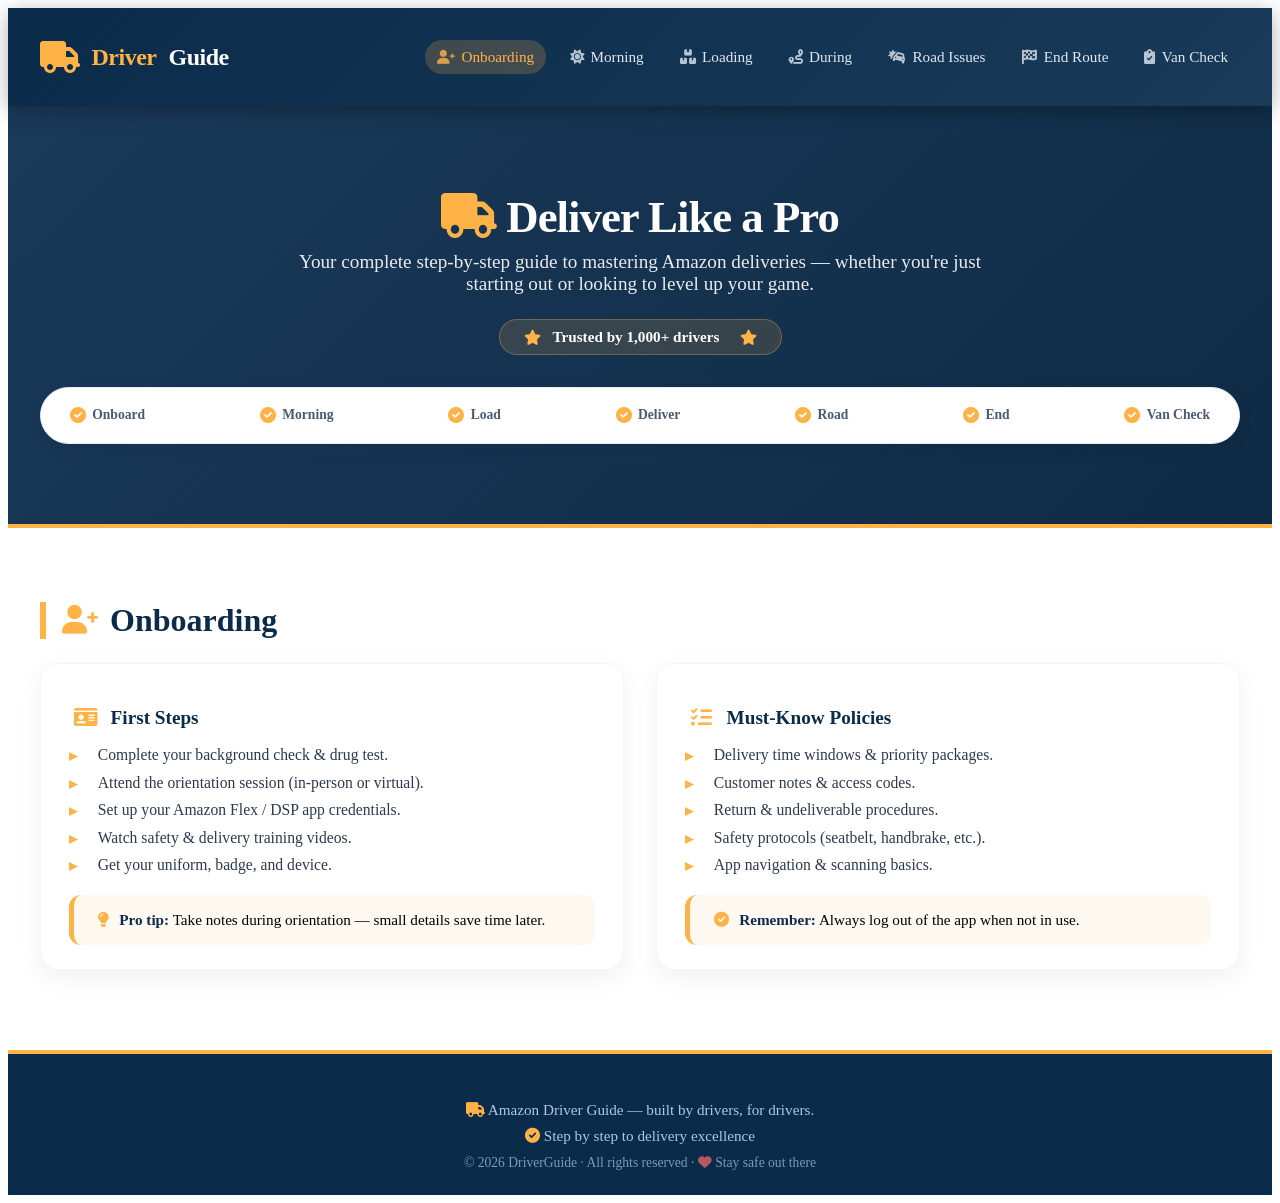
<file: index.html>
<!DOCTYPE html>
<html lang="en">
<head>
    <meta charset="UTF-8" />
    <meta name="viewport" content="width=device-width, initial-scale=1.0" />
    <title>Amazon Driver Guide</title>
    <link rel="stylesheet" href="https://cdnjs.cloudflare.com/ajax/libs/font-awesome/6.0.0-beta3/css/all.min.css" />
    <link rel="stylesheet" href="css/style.css" />
</head>
<body>
    <!-- ===== HEADER ===== -->
    <header class="header" id="top">
        <div class="logo">
            <i class="fas fa-truck"></i>
            <span>Driver</span>Guide
        </div>
        <button class="nav-toggle" id="navToggle" aria-label="Toggle navigation">
            <i class="fas fa-bars"></i>
        </button>
        <ul class="nav-links" id="navLinks">
            <!-- Navigation links – each points to a section id -->
            <li><a href="#onboarding" data-section="onboarding"><i class="fas fa-user-plus"></i> Onboarding</a></li>
            <li><a href="#morning" data-section="morning"><i class="fas fa-sun"></i> Morning</a></li>
            <li><a href="#loading" data-section="loading"><i class="fas fa-boxes"></i> Loading</a></li>
            <li><a href="#during" data-section="during"><i class="fas fa-route"></i> During</a></li>
            <li><a href="#road" data-section="road"><i class="fas fa-car-crash"></i> Road Issues</a></li>
            <li><a href="#end" data-section="end"><i class="fas fa-flag-checkered"></i> End Route</a></li>
            <li><a href="#vancheck" data-section="vancheck"><i class="fas fa-clipboard-check"></i> Van Check</a></li>
        </ul>
    </header>

    <!-- ===== HERO (static, stays always) ===== -->
    <section class="hero">
        <h1><i class="fas fa-truck"></i> Deliver Like a Pro</h1>
        <p>Your complete step-by-step guide to mastering Amazon deliveries — whether you're just starting out or looking to level up your game.</p>
        <div class="hero-badge">
            <i class="fas fa-star"></i> Trusted by 1,000+ drivers
            <i class="fas fa-star" style="margin-left:0.5rem;"></i>
        </div>
        <div class="progress-steps">
            <span><i class="fas fa-check-circle"></i> Onboard</span>
            <span><i class="fas fa-check-circle"></i> Morning</span>
            <span><i class="fas fa-check-circle"></i> Load</span>
            <span><i class="fas fa-check-circle"></i> Deliver</span>
            <span><i class="fas fa-check-circle"></i> Road</span>
            <span><i class="fas fa-check-circle"></i> End</span>
            <span><i class="fas fa-check-circle"></i> Van Check</span>
        </div>
    </section>

    <!-- ===== DYNAMIC CONTENT AREA ===== -->
    <main id="content-area" class="section">
        <!-- Content will be loaded here by app.js -->
    </main>

    <!-- ===== FOOTER ===== -->
    <footer class="footer">
        <p><i class="fas fa-truck"></i> Amazon Driver Guide — built by drivers, for drivers.</p>
        <p style="font-size:0.95rem; margin-top:0.25rem;">
            <i class="fas fa-check-circle" style="color:#ffb347;"></i> Step by step to delivery excellence
        </p>
        <small>&copy; 2026 DriverGuide · All rights reserved · <i class="fas fa-heart" style="color:#ff6b6b;"></i> Stay safe out there</small>
    </footer>

    <script src="js/app.js"></script>
</body>
</html>
</file>
<file: css/style.css>
scroll-behavior: smooth;
        }

        body {
            font-family: 'Segoe UI', Roboto, system-ui, -apple-system, sans-serif;
            background: #f4f6fa;
            color: #1a1a2e;
            line-height: 1.6;
        }

        a {
            text-decoration: none;
        }

        /* ---------- HEADER / NAV ---------- */
        .header {
            background: linear-gradient(135deg, #0b2b4a 0%, #1a3a5a 100%);
            color: #fff;
            padding: 1rem 2rem;
            position: sticky;
            top: 0;
            z-index: 1000;
            box-shadow: 0 4px 20px rgba(0, 0, 0, 0.3);
            display: flex;
            flex-wrap: wrap;
            align-items: center;
            justify-content: space-between;
        }

        .logo {
            display: flex;
            align-items: center;
            gap: 0.75rem;
            font-size: 1.5rem;
            font-weight: 700;
            letter-spacing: -0.5px;
        }

        .logo i {
            color: #ffb347;
            font-size: 2rem;
        }

        .logo span {
            color: #ffb347;
        }

        .nav-toggle {
            display: none;
            background: none;
            border: none;
            color: #fff;
            font-size: 1.8rem;
            cursor: pointer;
        }

        .nav-links {
            display: flex;
            flex-wrap: wrap;
            gap: 0.25rem 0.75rem;
            list-style: none;
        }

        .nav-links li a {
            color: #e0e8f0;
            padding: 0.5rem 0.75rem;
            border-radius: 30px;
            font-weight: 500;
            font-size: 0.95rem;
            transition: all 0.25s ease;
            display: flex;
            align-items: center;
            gap: 0.4rem;
            white-space: nowrap;
        }

        .nav-links li a i {
            font-size: 0.9rem;
            opacity: 0.8;
        }

        .nav-links li a:hover,
        .nav-links li a.active {
            background: rgba(255, 179, 71, 0.2);
            color: #ffb347;
        }

        /* ---------- HERO ---------- */
        .hero {
            background: linear-gradient(135deg, #1a3a5a 0%, #0f2a44 100%);
            color: #fff;
            padding: 3rem 2rem 4rem;
            text-align: center;
            border-bottom: 4px solid #ffb347;
        }

        .hero h1 {
            font-size: 2.8rem;
            font-weight: 800;
            letter-spacing: -1px;
            margin-bottom: 0.5rem;
        }

        .hero h1 i {
            color: #ffb347;
        }

        .hero p {
            font-size: 1.2rem;
            max-width: 720px;
            margin: 0 auto 1.5rem;
            opacity: 0.9;
        }

        .hero-badge {
            display: inline-flex;
            align-items: center;
            gap: 0.75rem;
            background: rgba(255, 179, 71, 0.15);
            border: 1px solid rgba(255, 179, 71, 0.3);
            padding: 0.5rem 1.5rem;
            border-radius: 50px;
            font-weight: 600;
            font-size: 0.95rem;
        }

        .hero-badge i {
            color: #ffb347;
        }

        /* ---------- SECTION COMMON ---------- */
        .section {
            padding: 3rem 2rem;
            max-width: 1200px;
            margin: 0 auto;
        }

        .section-title {
            display: flex;
            align-items: center;
            gap: 0.75rem;
            font-size: 2rem;
            font-weight: 700;
            color: #0b2b4a;
            margin-bottom: 1.5rem;
            border-left: 6px solid #ffb347;
            padding-left: 1rem;
        }

        .section-title i {
            color: #ffb347;
            font-size: 1.8rem;
        }

        .card-grid {
            display: grid;
            grid-template-columns: repeat(auto-fit, minmax(280px, 1fr));
            gap: 1.5rem;
        }

        .card {
            background: #fff;
            border-radius: 18px;
            padding: 1.5rem 1.75rem;
            box-shadow: 0 8px 24px rgba(0, 0, 0, 0.06);
            transition: transform 0.2s ease, box-shadow 0.2s ease;
            border: 1px solid rgba(0, 0, 0, 0.04);
        }

        .card:hover {
            transform: translateY(-4px);
            box-shadow: 0 16px 36px rgba(0, 0, 0, 0.10);
        }

        .card h3 {
            display: flex;
            align-items: center;
            gap: 0.6rem;
            font-size: 1.2rem;
            color: #0b2b4a;
            margin-bottom: 0.75rem;
        }

        .card h3 i {
            color: #ffb347;
            font-size: 1.3rem;
            width: 2rem;
            text-align: center;
        }

        .card p,
        .card li {
            color: #2d3a4f;
            font-size: 0.98rem;
        }

        .card ul {
            list-style: none;
            padding: 0;
            margin-top: 0.5rem;
        }

        .card ul li {
            padding: 0.3rem 0 0.3rem 1.8rem;
            position: relative;
        }

        .card ul li::before {
            content: "▸";
            color: #ffb347;
            font-weight: 700;
            position: absolute;
            left: 0;
        }

        .tip-box {
            background: #fef9f0;
            border-left: 5px solid #ffb347;
            padding: 1rem 1.5rem;
            border-radius: 12px;
            margin-top: 1rem;
            font-size: 0.95rem;
        }

        .tip-box strong {
            color: #0b2b4a;
        }

        .tip-box i {
            color: #ffb347;
            margin-right: 0.4rem;
        }

        /* ---------- SPECIAL LAYOUTS ---------- */
        .two-col {
            display: grid;
            grid-template-columns: 1fr 1fr;
            gap: 2rem;
        }

        @media (max-width: 820px) {
            .two-col {
                grid-template-columns: 1fr;
            }
        }

        .step-list {
            counter-reset: step;
            list-style: none;
            padding: 0;
        }

        .step-list li {
            counter-increment: step;
            padding: 0.8rem 0 0.8rem 3.2rem;
            position: relative;
            border-bottom: 1px solid #f0f2f5;
            font-size: 0.98rem;
        }

        .step-list li::before {
            content: counter(step);
            background: #ffb347;
            color: #fff;
            font-weight: 700;
            font-size: 0.9rem;
            width: 2rem;
            height: 2rem;
            border-radius: 50%;
            display: flex;
            align-items: center;
            justify-content: center;
            position: absolute;
            left: 0;
            top: 0.7rem;
        }

        .step-list li:last-child {
            border-bottom: none;
        }

        .highlight-box {
            background: #eaf3fa;
            border-radius: 16px;
            padding: 1.5rem 2rem;
            margin-top: 1.5rem;
        }

        .highlight-box h4 {
            display: flex;
            align-items: center;
            gap: 0.6rem;
            color: #0b2b4a;
            margin-bottom: 0.5rem;
        }

        .highlight-box h4 i {
            color: #ffb347;
        }

        /* ---------- PROGRESS TRACKER (visual) ---------- */
        .progress-steps {
            display: flex;
            flex-wrap: wrap;
            justify-content: space-between;
            gap: 0.5rem;
            background: #fff;
            padding: 1.2rem 1.8rem;
            border-radius: 60px;
            box-shadow: 0 4px 16px rgba(0, 0, 0, 0.06);
            margin: 2rem 0 1rem;
            border: 1px solid #e9edf4;
        }

        .progress-steps span {
            display: flex;
            align-items: center;
            gap: 0.4rem;
            font-weight: 600;
            font-size: 0.85rem;
            color: #4a5a72;
        }

        .progress-steps span i {
            color: #ffb347;
            font-size: 1rem;
        }

        /* ---------- FOOTER ---------- */
        .footer {
            background: #0b2b4a;
            color: #b0c8dd;
            padding: 2rem 2rem 1.5rem;
            text-align: center;
            border-top: 4px solid #ffb347;
            margin-top: 2rem;
        }

        .footer p {
            margin-bottom: 0.5rem;
            font-size: 0.95rem;
        }

        .footer small {
            opacity: 0.7;
            font-size: 0.85rem;
        }

        .footer i {
            color: #ffb347;
        }

        /* ---------- RESPONSIVE ---------- */
        @media (max-width: 900px) {
            .header {
                padding: 0.75rem 1.25rem;
            }

            .nav-toggle {
                display: block;
            }

            .nav-links {
                display: none;
                flex-direction: column;
                width: 100%;
                padding: 1rem 0 0.5rem;
                gap: 0.25rem;
            }

            .nav-links.open {
                display: flex;
            }

            .nav-links li a {
                padding: 0.6rem 0.75rem;
                font-size: 1rem;
                white-space: normal;
            }

            .hero h1 {
                font-size: 2rem;
            }

            .section {
                padding: 2rem 1.25rem;
            }

            .section-title {
                font-size: 1.6rem;
            }

            .progress-steps {
                border-radius: 20px;
                padding: 1rem;
                flex-direction: column;
                align-items: flex-start;
                gap: 0.3rem;
            }
        }

        @media (max-width: 480px) {
            .hero h1 {
                font-size: 1.6rem;
            }
            .hero p {
                font-size: 1rem;
            }
            .card {
                padding: 1.25rem;
            }
        }

        /* ---------- UTILITY ---------- */
        .text-accent {
            color: #ffb347;
        }

        .mb-1 {
            margin-bottom: 1rem;
        }
        .mt-1 {
            margin-top: 1rem;
        }
        .fw-600 {
            font-weight: 600;
        }
</file>
